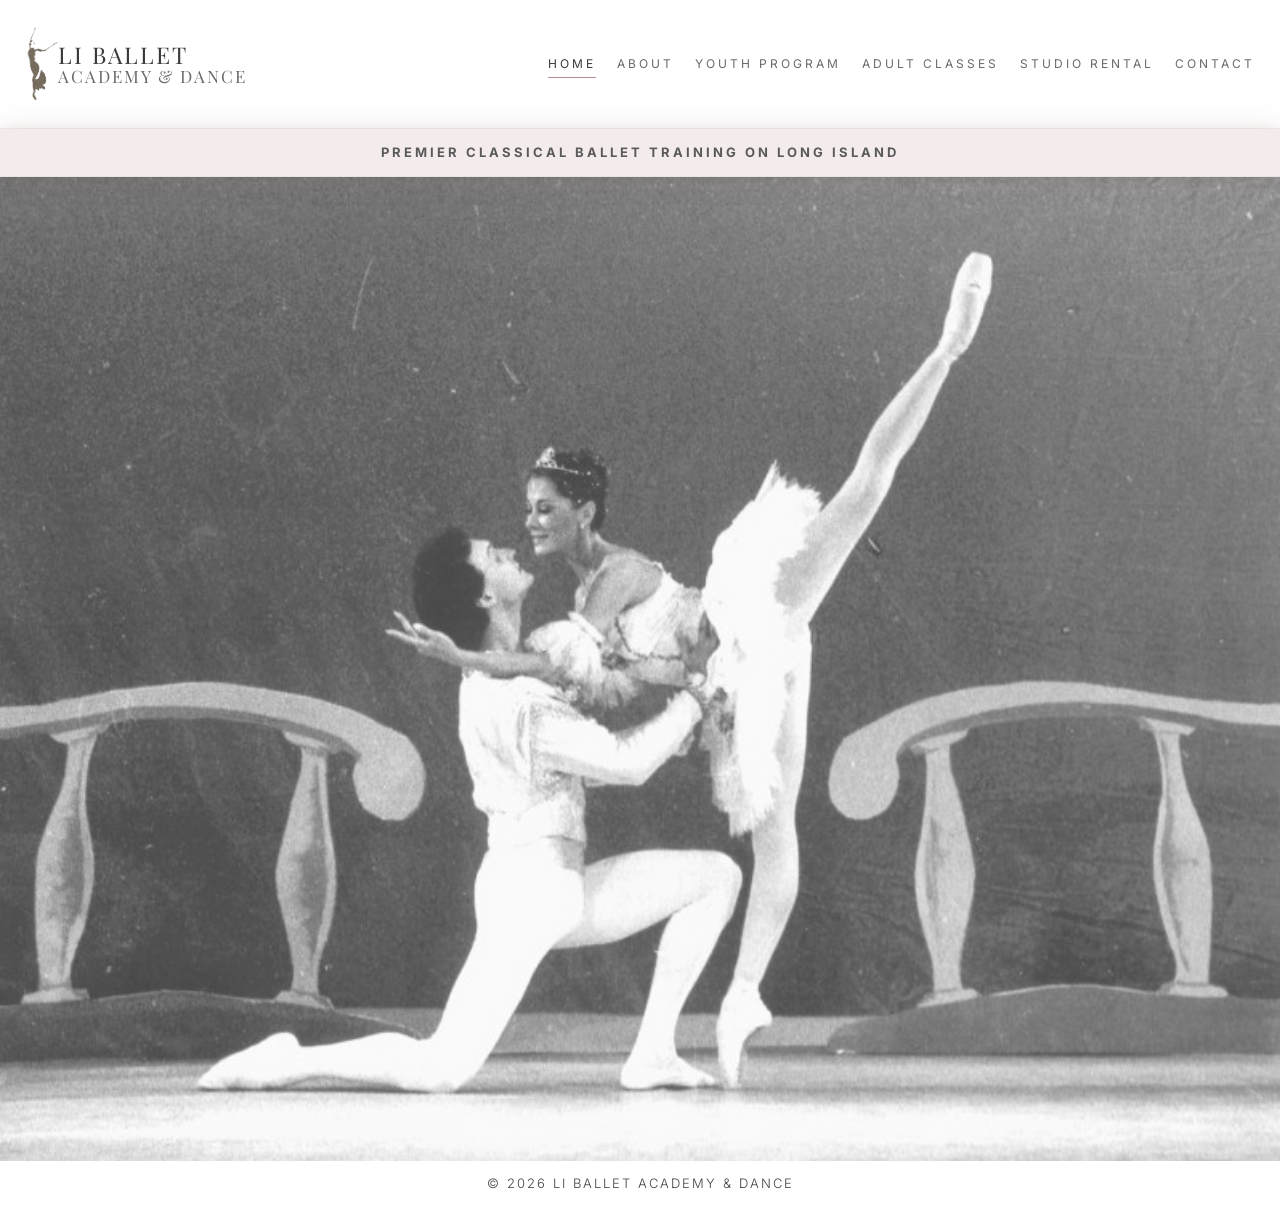
<file: index.html>
<!DOCTYPE html>
<html lang="en">
<head>
  <meta charset="UTF-8">
  <meta name="viewport" content="width=device-width, initial-scale=1.0">
  <title>LI Ballet Academy</title>
  <link rel="stylesheet" href="styles.css">

  <link href="https://fonts.googleapis.com/css2?family=Playfair+Display:wght@400;500&family=Inter:wght@300;400;500&display=swap" rel="stylesheet">
</head>

<body>
 
<header class="main-header">
  <div class="container header-inner">
    
    <div class="header-left">
      <img src="logo2.png" alt="Logo">
      <!-- <span class="site-title">LI Ballet Academy & Dance</span> -->
      <div class="header-left">

      <div class="site-title">
      <span class="line-1">LI Ballet</span>
      <span class="line-2">Academy & Dance</span>
    </div>
</div>
    </div>



    <div class="header-right">
      <a href="index.html" class="active">Home</a>
      <a href="about.html">About</a>
      <a href="classes.html">Youth Program</a>
      <a href="adults.html">Adult Classes</a>
      <a href="rental.html">Studio Rental</a>
      <a href="contact.html">Contact</a>
      
    </div>

  </div>
</header>

<section class="info-bar">
  <p>Premier Classical Ballet Training on Long Island</p>
</section>

<section class="hero-image">
  <img src="Irina.jpg" alt="LI Ballet Academy">
</section>


<footer>
  <p>© 2026 LI Ballet Academy & Dance</p>
</footer>

</body>
</html>
</file>
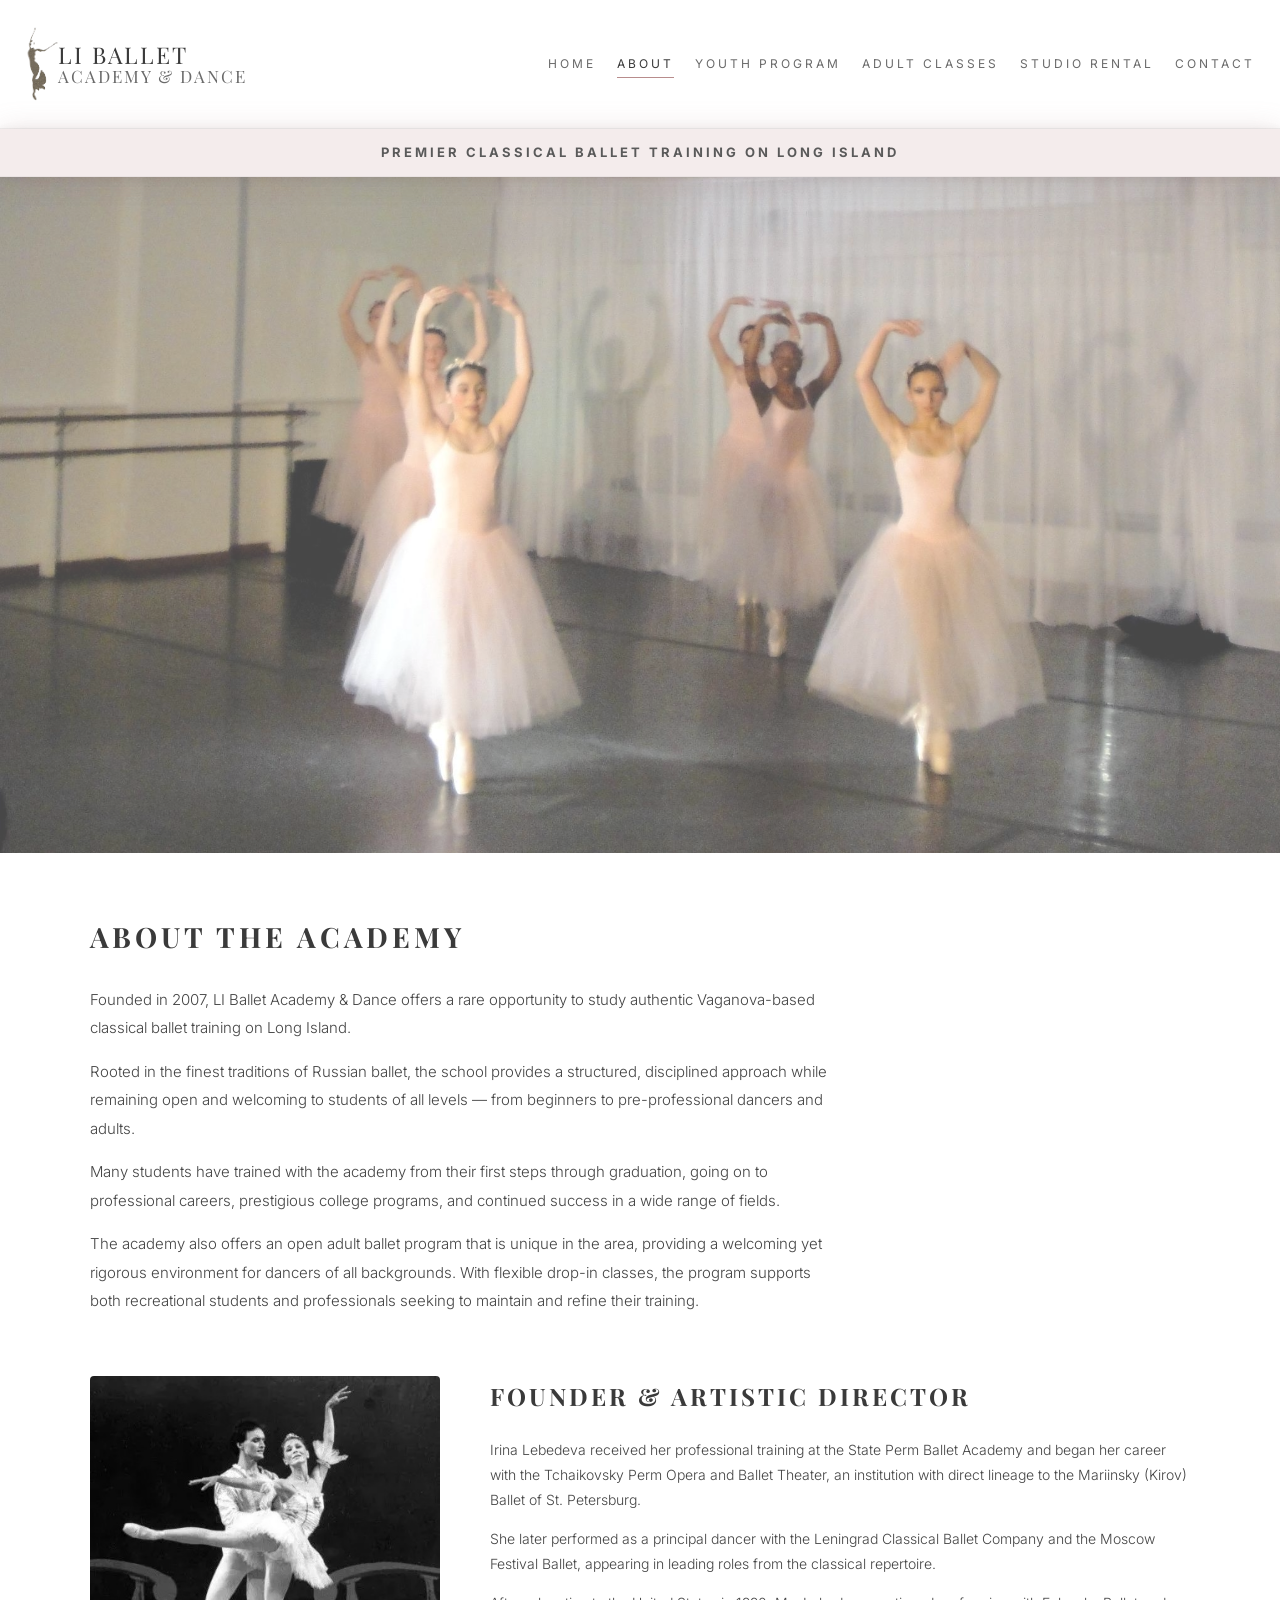
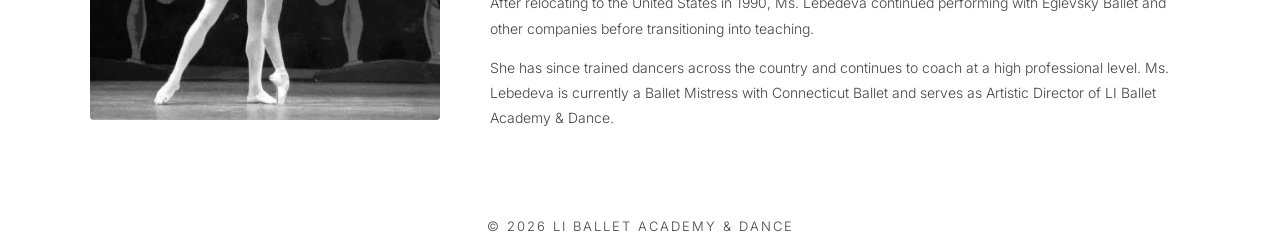
<file: about.html>
<!DOCTYPE html>
<html lang="en">
<head>
  <meta charset="UTF-8">
  <meta name="viewport" content="width=device-width, initial-scale=1.0">
  <title>LI Ballet Academy</title>
  <link rel="stylesheet" href="styles.css">

  <link href="https://fonts.googleapis.com/css2?family=Playfair+Display:wght@400;500&family=Inter:wght@300;400;500&display=swap" rel="stylesheet">
</head>

<body>

<header class="main-header">
  <div class="container header-inner">
    
    <div class="header-left">
      <img src="logo2.png" alt="Logo">
      <!-- <span class="site-title">LI Ballet Academy & Dance</span> -->
      <div class="header-left">

      <div class="site-title">
      <span class="line-1">LI Ballet</span>
      <span class="line-2">Academy & Dance</span>
    </div>
</div>
    </div>

    <div class="header-right">
      <a href="index.html" >Home</a>
      <a href="about.html" class="active">About</a>
      <a href="classes.html">Youth Program</a>
      <a href="adults.html">Adult Classes</a>
      <a href="rental.html">Studio Rental</a>
      <a href="contact.html">Contact</a>
    </div>

  </div>
</header>

<section class="info-bar">
  <p>Premier Classical Ballet Training on Long Island</p>
</section>

<section class="hero-image">
  <img src="students3.jpg" alt="LI Ballet Academy">
</section>


<section class="about-section">
  <div class="container">

    <!-- INTRO -->
    <div class="about-intro">
      <h1>About the Academy</h1>

      <p>
        Founded in 2007, LI Ballet Academy & Dance offers a rare opportunity to study
        authentic Vaganova-based classical ballet training on Long Island.
      </p>

      <p>
        Rooted in the finest traditions of Russian ballet, the school provides a structured,
        disciplined approach while remaining open and welcoming to students of all levels —
        from beginners to pre-professional dancers and adults.
      </p>

      <p>
        Many students have trained with the academy from their first steps through graduation,
        going on to professional careers, prestigious college programs, and continued success
        in a wide range of fields.
      </p>

      <p>
        The academy also offers an open adult ballet program that is unique in the area,
        providing a welcoming yet rigorous environment for dancers of all backgrounds.
        With flexible drop-in classes, the program supports both recreational students
        and professionals seeking to maintain and refine their training.
      </p>


    </div>

   

    <!-- FOUNDER -->
    <div class="about-founder">

      <!-- IMAGE FIRST (your request) -->
      <div class="founder-image">
        <img src="Irina2.jpeg" alt="Irina Lebedeva">
      </div>

      <!-- TEXT -->
      <div class="founder-text">
        <h2>Founder & Artistic Director</h2>

        <p>
          Irina Lebedeva received her professional training at the State Perm Ballet Academy
          and began her career with the Tchaikovsky Perm Opera and Ballet Theater, an institution
          with direct lineage to the Mariinsky (Kirov) Ballet of St. Petersburg.
        </p>

        <p>
          She later performed as a principal dancer with the Leningrad Classical Ballet Company
          and the Moscow Festival Ballet, appearing in leading roles from the classical repertoire.
        </p>

        <p>
          After relocating to the United States in 1990, Ms. Lebedeva continued performing with
          Eglevsky Ballet and other companies before transitioning into teaching.
        </p>

        <p>
          She has since trained dancers across the country and continues to coach at a high
          professional level. Ms. Lebedeva is currently a Ballet Mistress with Connecticut Ballet
          and serves as Artistic Director of LI Ballet Academy & Dance.
        </p>
      </div>

    </div>

  </div>
</section>

<footer>
  <p>© 2026 LI Ballet Academy & Dance</p>
</footer>

</body>
</html>
</file>
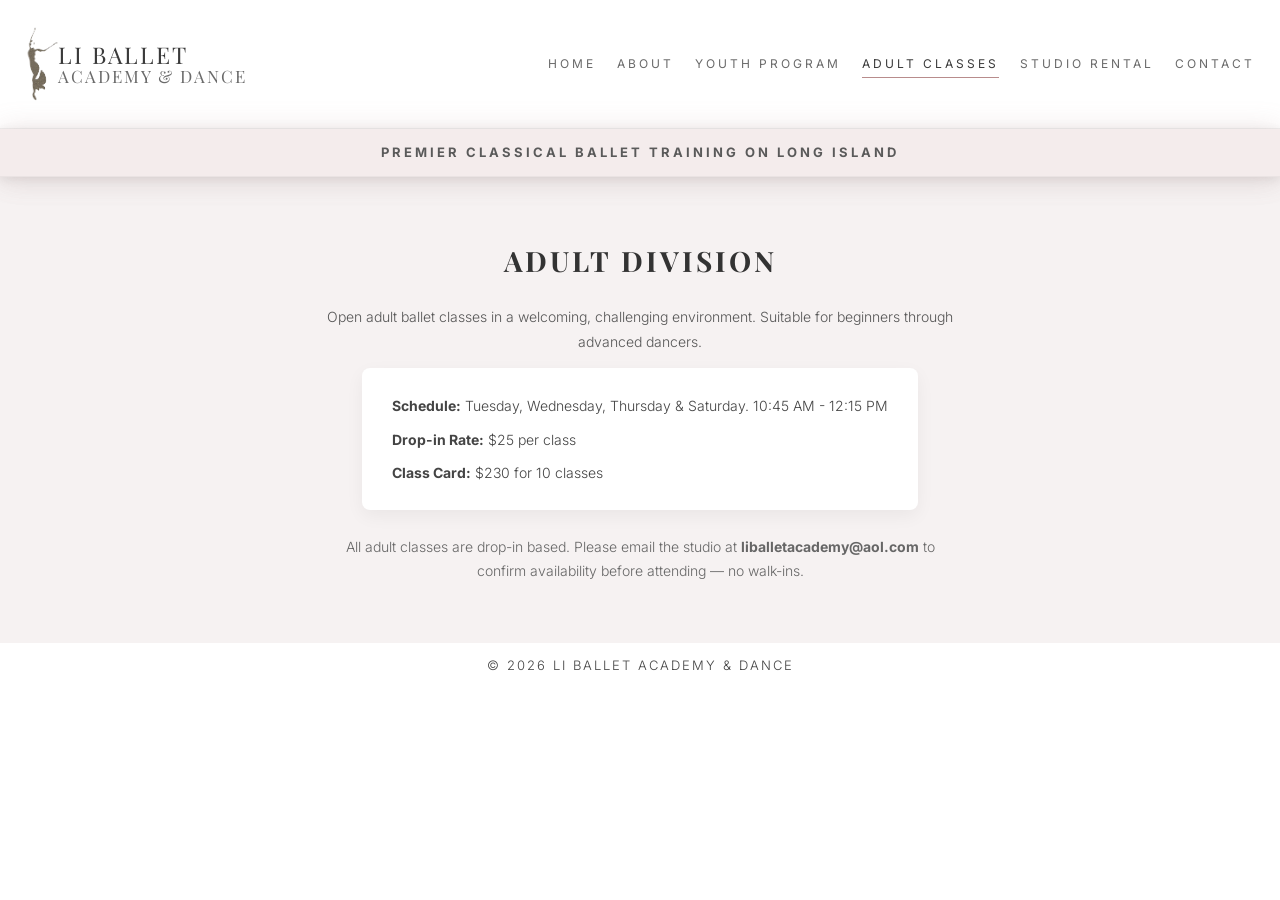
<file: adults.html>
<!DOCTYPE html>
<html lang="en">
<head>
  <meta charset="UTF-8">
  <meta name="viewport" content="width=device-width, initial-scale=1.0">
  <title>LI Ballet Academy</title>
  <link rel="stylesheet" href="styles.css">

  <link href="https://fonts.googleapis.com/css2?family=Playfair+Display:wght@400;500&family=Inter:wght@300;400;500&display=swap" rel="stylesheet">
</head>

<body>

<header class="main-header">
  <div class="container header-inner">
    
    <div class="header-left">
      <img src="logo2.png" alt="Logo">
      <!-- <span class="site-title">LI Ballet Academy & Dance</span> -->
      <div class="header-left">

      <div class="site-title">
      <span class="line-1">LI Ballet</span>
      <span class="line-2">Academy & Dance</span>
    </div>
</div>
    </div>



    <div class="header-right">
      <a href="index.html">Home</a>
      <a href="about.html">About</a>
      <a href="classes.html">Youth Program</a>
      <a href="adults.html" class="active">Adult Classes</a>
      <a href="rental.html">Studio Rental</a>
      <a href="contact.html">Contact</a>
      
    </div>

  </div>
</header>

<section class="info-bar">
  <p>Premier Classical Ballet Training on Long Island</p>
</section>

<!-- <section class="hero-image">
  <img src="Irina.jpg" alt="LI Ballet Academy">
</section> -->

<section class="page-section alt">
  <div class="container">

    <h2 class="section-title">Adult Division</h2>

    <p class="section-intro">
      Open adult ballet classes in a welcoming, challenging environment.
      Suitable for beginners through advanced dancers.
    </p>

    <div class="info-box">
      <p><strong>Schedule:</strong> Tuesday, Wednesday, Thursday & Saturday. 10:45 AM - 12:15 PM</p>
      <p><strong>Drop-in Rate:</strong> $25 per class</p>
      <p><strong>Class Card:</strong> $230 for 10 classes</p>
    </div>

    <p class="note">
      All adult classes are drop-in based. Please email the studio at <b>liballetacademy@aol.com</b> to confirm availability before attending — no walk-ins.
    </p>

  </div>
</section>

<footer>
  <p>© 2026 LI Ballet Academy & Dance</p>
</footer>

</body>
</html>
</file>
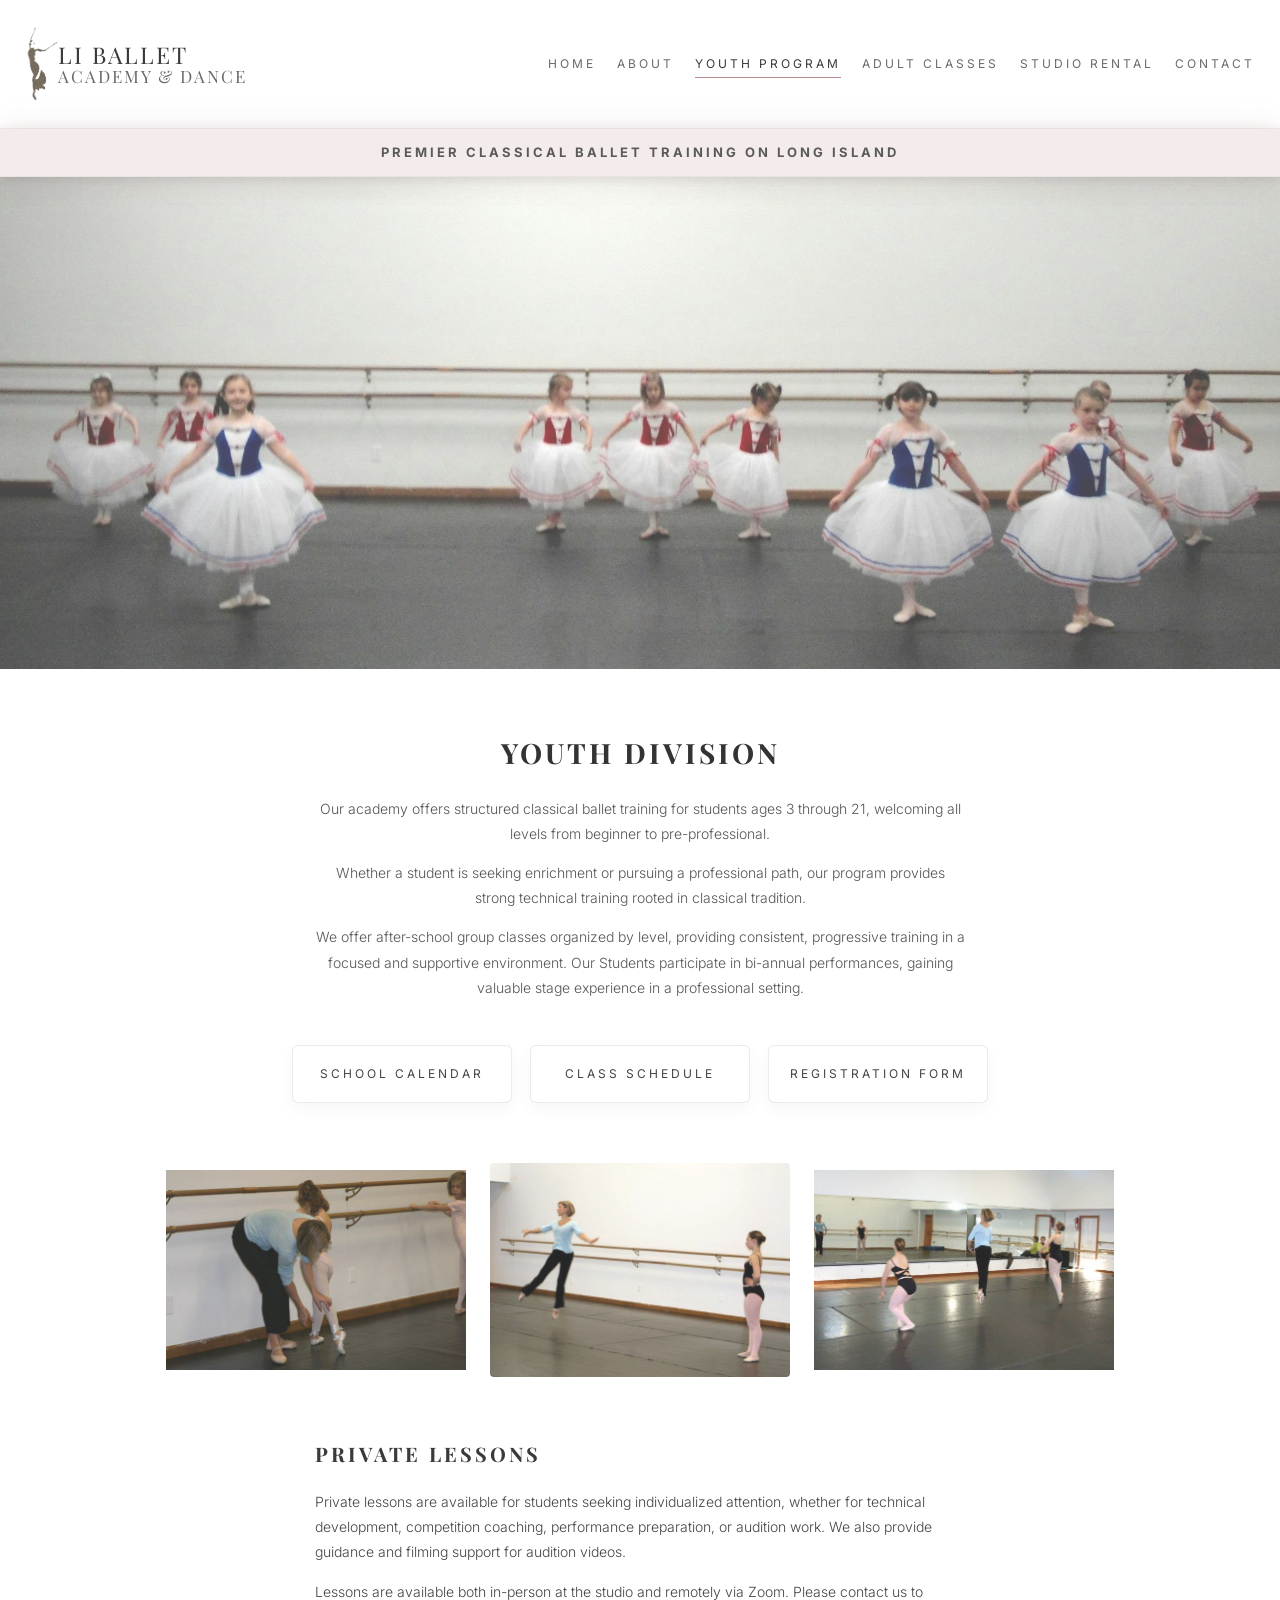
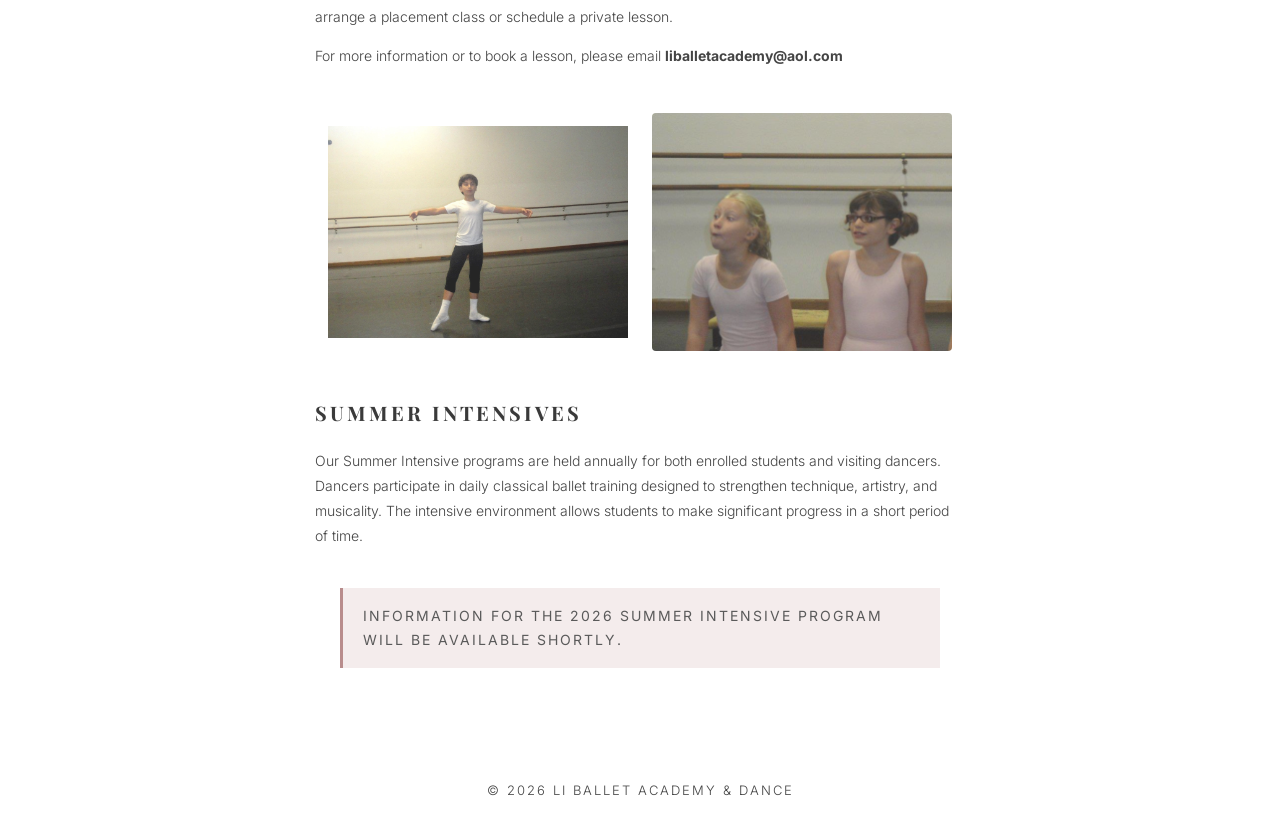
<file: classes.html>
<!DOCTYPE html>
<html lang="en">
<head>
  <meta charset="UTF-8">
  <meta name="viewport" content="width=device-width, initial-scale=1.0">
  <title>LI Ballet Academy</title>
  <link rel="stylesheet" href="styles.css">

  <link href="https://fonts.googleapis.com/css2?family=Playfair+Display:wght@400;500&family=Inter:wght@300;400;500&display=swap" rel="stylesheet">
</head>

<body class="classes-page">

<header class="main-header">
  <div class="container header-inner">
    
    <div class="header-left">
      <img src="logo2.png" alt="Logo">
      <!-- <span class="site-title">LI Ballet Academy & Dance</span> -->
      <div class="header-left">

      <div class="site-title">
      <span class="line-1">LI Ballet</span>
      <span class="line-2">Academy & Dance</span>
    </div>
</div>
    </div>

    <div class="header-right">
      <a href="index.html" >Home</a>
      <a href="about.html">About</a>
      <a href="classes.html" class="active">Youth Program</a>
      <a href="adults.html">Adult Classes</a>
      <a href="rental.html">Studio Rental</a>
      <a href="contact.html">Contact</a>
    </div>

  </div>
</header>

<section class="info-bar">
  <p>Premier Classical Ballet Training on Long Island</p>
</section>

<section class="hero-image">
  <img src="kidsclass.jpg" alt="LI Ballet Academy">
</section>

<section class="page-section">
  <div class="container">

    <h2 class="section-title">Youth Division</h2>

    <p class="section-intro">
      Our academy offers structured classical ballet training for students ages 3 through 21,
      welcoming all levels from beginner to pre-professional.
    </p>

    <p class="section-text">
      Whether a student is seeking enrichment or pursuing a professional path, our program
      provides strong technical training rooted in classical tradition.
    </p>

    <p class="section-text">
      We offer after-school group classes organized by level, providing consistent,
      progressive training in a focused and supportive environment. Our Students participate in bi-annual performances, gaining valuable stage experience
      in a professional setting.
    </p>

    <!-- DOWNLOADS -->
    <div class="download-grid">
      <a href="#" class="download-card">School Calendar</a>
      <a href="SCHEDULE.pdf" target="_blank" rel="noopener"class="download-card">Class Schedule</a>
      <a href="#" class="download-card">Registration Form</a>
    </div>

    
       
    <div class="academy-images">
      <img src="teaching.jpg" alt="">
      <img src="teaching2.jpg" alt="">
      <img src="teaching3.jpg" alt="">
    </div> 


    <!-- PRIVATE LESSONS -->
    <div class="private-section">

      <h3 class="sub-title">Private Lessons</h3>

      <p>
        Private lessons are available for students seeking individualized attention,
        whether for technical development, competition coaching, performance preparation,
        or audition work. We also provide guidance and filming support for audition videos. 
      </p>

      <p>
        Lessons are available both in-person at the studio and remotely via Zoom. Please contact us
        to arrange a placement class or schedule a private lesson.
      </p>

      <p>
        For more information or to book a lesson, please email <b>liballetacademy@aol.com</b>
      </p>
  

    <div class="academy-images">
      <img src="boy.jpg" alt="">
      <img src="kids.jpg" alt="">
    </div> 

    <!-- SUMMER -->
    <h3 class="sub-title">Summer Intensives</h3>
    <p>
    Our Summer Intensive programs are held annually for both enrolled students and visiting dancers. Dancers participate in daily classical ballet training designed to strengthen technique, artistry, and musicality. The intensive environment allows students to make significant progress in a short period of time.
    </p>
     
    <div class="announcement-box">
      Information for the 2026 Summer Intensive Program will be available shortly.
    </div>

  </div>
</section>




<footer>
  <p>© 2026 LI Ballet Academy & Dance</p>
</footer>

</body>
</html>
</file>
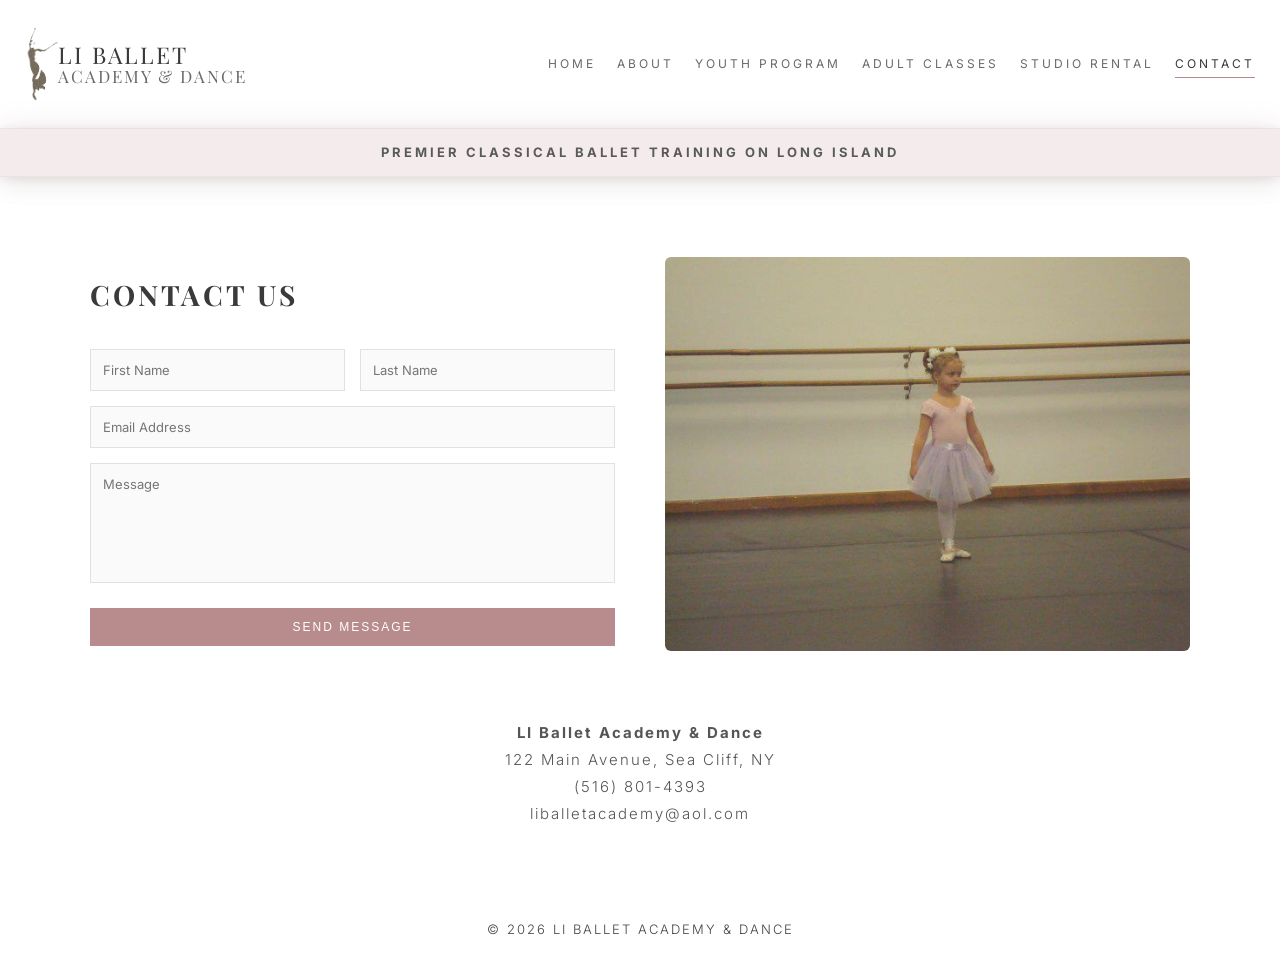
<file: contact.html>
<!DOCTYPE html>
<html lang="en">
<head>
  <meta charset="UTF-8">
  <meta name="viewport" content="width=device-width, initial-scale=1.0">
  <title>LI Ballet Academy</title>
  <link rel="stylesheet" href="styles.css">

  <link href="https://fonts.googleapis.com/css2?family=Playfair+Display:wght@400;500&family=Inter:wght@300;400;500&display=swap" rel="stylesheet">
</head>

<body>

<header class="main-header">
  <div class="container header-inner">
    
    <div class="header-left">
      <img src="logo2.png" alt="Logo">
      <!-- <span class="site-title">LI Ballet Academy & Dance</span> -->
      <div class="header-left">

      <div class="site-title">
      <span class="line-1">LI Ballet</span>
      <span class="line-2">Academy & Dance</span>
    </div>
</div>
    </div>

    <div class="header-right">
      <a href="index.html" >Home</a>
      <a href="about.html">About</a>
      <a href="classes.html">Youth Program</a>
      <a href="adults.html">Adult Classes</a>
      <a href="rental.html">Studio Rental</a>
      <a href="contact.html" class="active">Contact</a>
    </div>

  </div>
</header>

<section class="info-bar">
  <p>Premier Classical Ballet Training on Long Island</p>
</section>

<section class="contact-section">

  <div class="contact-container">

    <!-- LEFT SIDE (FORM) -->
    <div class="contact-form">
      <h2>Contact Us</h2>

      <form>
        <div class="form-row">
          <input type="text" placeholder="First Name">
          <input type="text" placeholder="Last Name">
        </div>

        <input type="email" placeholder="Email Address">

        <textarea placeholder="Message"></textarea>

        <button type="submit">Send Message</button>
      </form>
    </div>

    <!-- RIGHT SIDE (IMAGE) -->
    <div class="contact-image">
      <img src="Student.jpg" alt="Studio">
    </div>

  </div>

  <!-- SCHOOL INFO -->
  <div class="contact-info">
    <p><strong>LI Ballet Academy & Dance</strong></p>
    <p>122 Main Avenue, Sea Cliff, NY</p>
    <p>(516) 801-4393</p>
    <p>liballetacademy@aol.com</p>
  </div>

</section>

<footer>
  <p>© 2026 LI Ballet Academy & Dance</p>
</footer>

</body>
</html>
</file>
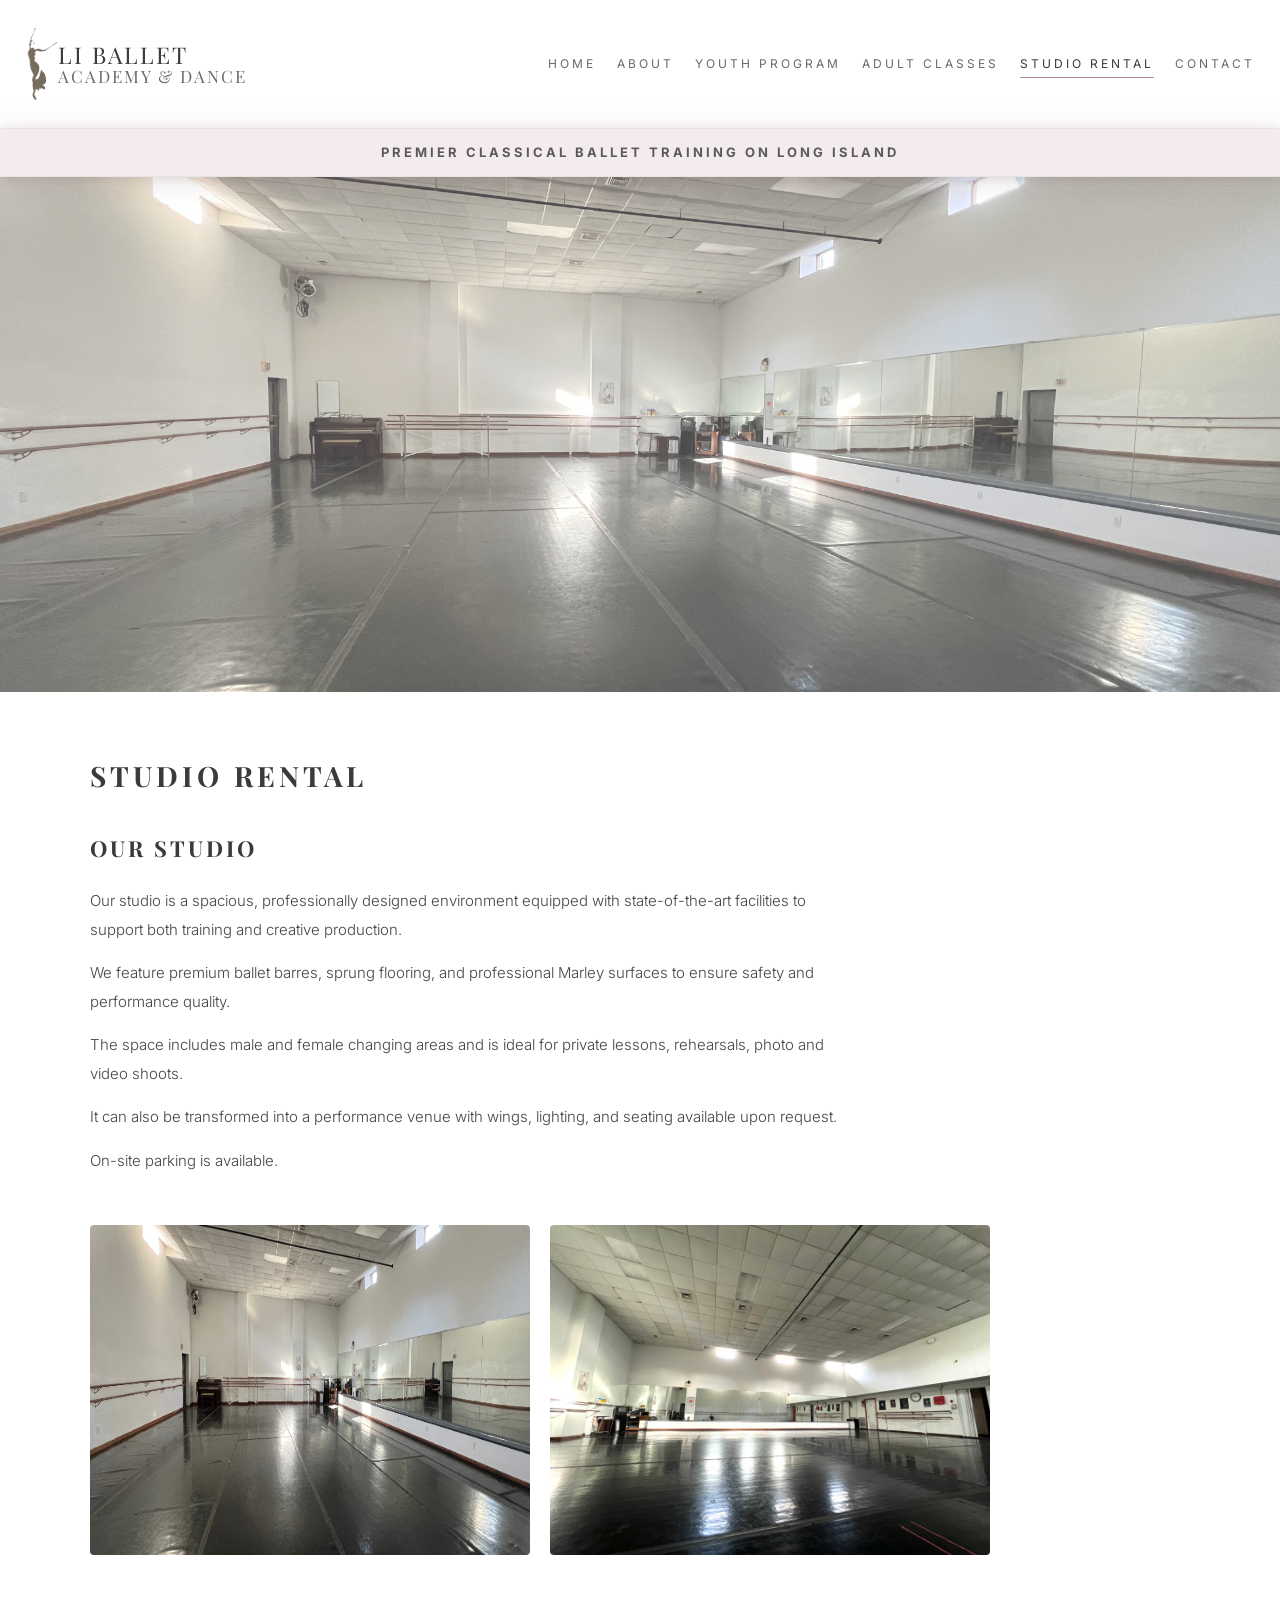
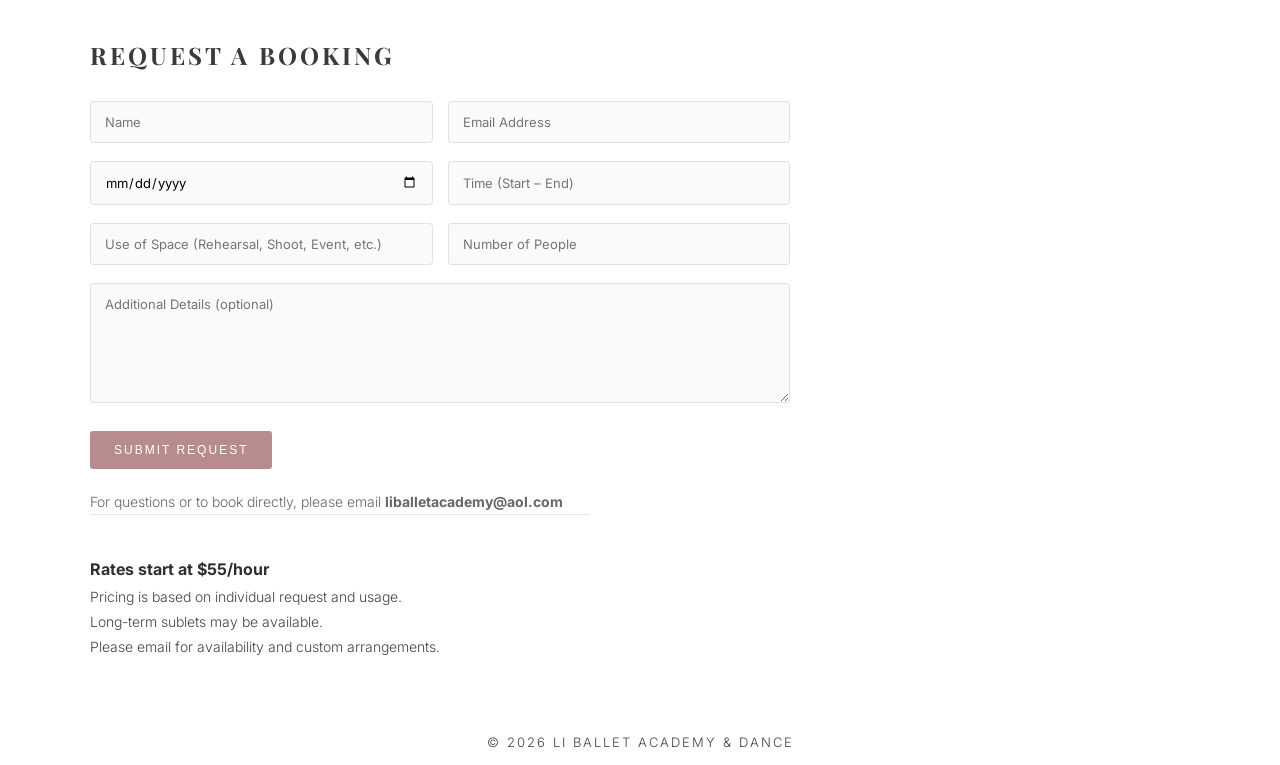
<file: rental.html>
<!DOCTYPE html>
<html lang="en">
<head>
  <meta charset="UTF-8">
  <meta name="viewport" content="width=device-width, initial-scale=1.0">
  <title>LI Ballet Academy</title>
  <link rel="stylesheet" href="styles.css">

  <link href="https://fonts.googleapis.com/css2?family=Playfair+Display:wght@400;500&family=Inter:wght@300;400;500&display=swap" rel="stylesheet">
</head>

<body class="rental-page">

<header class="main-header">
  <div class="container header-inner">
    
    <div class="header-left">
      <img src="logo2.png" alt="Logo">
      <!-- <span class="site-title">LI Ballet Academy & Dance</span> -->
      <div class="header-left">

      <div class="site-title">
      <span class="line-1">LI Ballet</span>
      <span class="line-2">Academy & Dance</span>
    </div>
</div>
    </div>

    <div class="header-right">
      <a href="index.html" >Home</a>
      <a href="about.html">About</a>
      <a href="classes.html">Youth Program</a>
      <a href="adults.html">Adult Classes</a>
      <a href="rental.html" class="active">Studio Rental</a>
      <a href="contact.html">Contact</a>
    </div>

  </div>
</header>

<section class="info-bar">
  <p>Premier Classical Ballet Training on Long Island</p>
</section>

<section class="hero-image">
  <img src="studio.jpg" alt="LI Ballet Academy">
</section>

<section class="rental-section">

  <div class="container">

    <h1 class="rental-title">Studio Rental</h1>

    <div class="rental-text">
      <h2>Our Studio</h2>

      <p>
        Our studio is a spacious, professionally designed environment equipped with
        state-of-the-art facilities to support both training and creative production.
      </p>

      <p>
        We feature premium ballet barres, sprung flooring, and professional Marley
        surfaces to ensure safety and performance quality.
      </p>

      <p>
        The space includes male and female changing areas and is ideal for private
        lessons, rehearsals, photo and video shoots.
      </p>

      <p>
        It can also be transformed into a performance venue with wings, lighting,
        and seating available upon request.
      </p>

      <p>
        On-site parking is available.
      </p>
    </div>

    <!-- IMAGES -->
    <div class="rental-images">
      <img src="studio.jpg" alt="">
      <img src="studio2.jpg" alt="">
    </div>

    <!-- BOOKING FORM -->
<div class="rental-form">

  <h2>Request a Booking</h2>

  <form>
    
    <div class="form-row">
      <input type="text" placeholder="Name" required>
      <input type="email" placeholder="Email Address" required>
    </div>

    <div class="form-row">
      <input type="date" required>
      <input type="text" placeholder="Time (Start – End)" required>
    </div>

    <div class="form-row">
      <input type="text" placeholder="Use of Space (Rehearsal, Shoot, Event, etc.)" required>
      <input type="number" placeholder="Number of People" required>
    </div>

    <textarea placeholder="Additional Details (optional)"></textarea>

    <button type="submit">Submit Request</button>

  </form>

  <p class="form-note">
    For questions or to book directly, please email 
    <strong>liballetacademy@aol.com</strong>
  </p>

</div>

    <!-- PRICING -->
    <div class="rental-pricing">
      <p><strong>Rates start at $55/hour</strong></p>
      <p>Pricing is based on individual request and usage.</p>
      <p>Long-term sublets may be available.</p>
      <p>Please email for availability and custom arrangements.</p>
    </div>

  </div>

</section>

<footer>
  <p>© 2026 LI Ballet Academy & Dance</p>
</footer>

</body>
</html>
</file>
<file: styles.css>
/* RESET */
* {
  margin: 0;
  padding: 0;
  box-sizing: border-box;
}

/* BASE */
body {
  font-family: 'Inter', sans-serif;
  background: #ffffff;
  color: #111;
  line-height: 1.7;
}

/* CONTAINER */
.container {
  max-width: 1100px;
  margin: 0 auto;
  padding: 0 0px;
}

/* ================= HEADER ================= */

.main-header {
  width: 100%;
  background: #ffffff;

  border-bottom: 1px solid rgba(0,0,0,0.05);

  box-shadow:
    0 2px 6px rgba(0,0,0,0.03),
    0 8px 20px rgba(0,0,0,0.04);
}

.main-header .container {
  max-width: 100%;
  margin: 0;
}


.header-inner {
  display: flex;
  align-items: center;
  justify-content: space-between;

  /* padding: 16px 16px; */
  padding: 25px 25px;
}

/* LEFT SIDE (logo + title) */
.header-left {
  display: flex;
  align-items: center;
  gap: 0px;
}

.header-left img {
  height: 100px;
  width: auto;
  display: block;
}

.site-title {
  font-family: 'Playfair Display', serif;
  font-size: 24px;
  letter-spacing: 2px;
  text-transform: uppercase;
  color: #3a3a3a;
}

/* RIGHT SIDE (nav links) */
.header-right {
  display: flex;
  gap: 10px;
}

.header-right a {
  text-decoration: none;
  color: #6a6a6a;

  font-size: 12px;
  letter-spacing: 3px;
  text-transform: uppercase;

  position: relative;
  transition: color 0.25s ease;
}

/* underline effect */
.header-right a::after {
  content: "";
  position: absolute;
  left: 0;
  bottom: -4px;

  width: 0%;
  height: 1px;
  background: #b88c8c;

  transition: width 0.3s ease;
}

.header-right a:hover {
  color: #3a3a3a;
}

.header-right a:hover::after {
  width: 100%;
}

.header-right a.active {
  color: #3a3a3a;
}

.header-right a.active::after {
  width: 100%;
}

/* HEADER LEFT (logo + text) */
.header-left {
  display: flex;
  align-items: center;
  gap: 0px;
}

/* LOGO IMAGE */
.header-left img {
  height: 78px;   /* skinny + elegant */
  width: 33px;
  display: block;

  opacity: 0.9;   /* softens it */
  transition: opacity 0.3s ease, transform 0.3s ease;
}

/* subtle hover polish */
.header-left img:hover {
  opacity: 1;
  transform: scale(1.03);
}

/* TITLE
.site-title {
  font-family: 'Playfair Display', serif;
  font-size: 20px;
  letter-spacing: 2px;
  text-transform: uppercase;
  color: #3a3a3a;
} */

/* TITLE WRAPPER */
.site-title {
  display: flex;
  flex-direction: column;
  line-height: 1.1;
}

/* TOP LINE */
.site-title .line-1 {
  font-family: 'Playfair Display', serif;
  font-size: 23px;
  letter-spacing: 2px;
  text-transform: uppercase;
  color: #3a3a3a;
}

/* BOTTOM LINE */
.site-title .line-2 {
  font-family: 'Playfair Display', serif;
  font-size: 17px;
  letter-spacing: 2px;
  text-transform: uppercase;
  color: #6a6a6a;
}
/* ================= INFO BAR ================= */

/* .info-bar {
  width: 100%;
  background: #f4ecec;
  text-align: center;
  padding: 15px 25px;

  border-bottom: 1px solid rgba(0,0,0,0.04);
} */


/* .info-bar {
  width: 100%;
  background: #f4ecec;
  text-align: center;
  padding: 10px 20px;

  border-bottom: 1px solid rgba(0,0,0,0.04);

  box-shadow:
    0 2px 8px rgba(0,0,0,0.06),
    0 0 18px rgba(184, 140, 140, 0.15);

  position: relative;
  z-index: 10;
} */

.info-bar {
  width: 100%;
  background: #f4ecec;
  text-align: center;
  padding: 12px 20px;

  border-bottom: 1px solid rgba(0,0,0,0.04);

  /* enhanced glow + lift */
  box-shadow:
    0 2px 10px rgba(0,0,0,0.07),
    0 0 28px rgba(184, 140, 140, 0.22),
    0 10px 30px rgba(0,0,0,0.04);

  position: relative;
  z-index: 10;
}



.info-bar p {
  font-size: 13px;
  letter-spacing: 3px;
  text-transform: uppercase;
  color: #5a5a5a;
  font-weight: bolder;
}

/* ================= NAV ================= */

.main-nav {
  width: 100%;
  background: #ffffff;

  margin-top: -5px;
  border-top: 1px solid rgba(0,0,0,0.03);

  box-shadow:
    0 2px 6px rgba(0,0,0,0.03),
    0 12px 30px rgba(0,0,0,0.05);
}

/* NAV ROW */
.header-right {
  display: flex;
  justify-content: center;
  gap: 21px;
}
  /* display: flex;
  justify-content: center;
  gap: 50px;
  padding: 16px 16px;
} */


/* NAV LINKS
.nav-inner a {
  position: relative;
  text-decoration: none;
  color: #6a6a6a;

  font-size: 13px;
  letter-spacing: 3px;
  text-transform: uppercase;

  transition: color 0.25s ease;
} */

/* underline */
.nav-inner a::after {
  content: "";
  position: absolute;
  left: 0;
  bottom: -4px;

  width: 0%;
  height: 1px;
  background: #b88c8c;

  transition: width 0.3s ease;
}

.nav-inner a:hover {
  color: #2f2f2f;
}

.nav-inner a:hover::after {
  width: 100%;
}

.nav-inner a.active {
  color: #000;
}

.nav-inner a.active::after {
  width: 100%;
}

/* ================= HERO ================= */

.hero-image {
  width: 100%;
  position: relative; /* ✅ FIX: required for overlays */
  background-color: #f4ecec;
}

.hero-image img {
  width: 100%;
  height: auto;
  display: block;
}

/* 🚨 FIXED OVERLAY (no more half-dark bug) */
/* If you don't want overlay, you can delete this block safely */
.hero-image::after {
  content: "";
  position: absolute;
  top: 0;
  left: 0;
  width: 100%;
  height: 100%;

  background: rgba(255, 255, 255, 0.28); /* subtle only */
  pointer-events: none;
}

/* ================= SECTIONS ================= */

.section {
  max-width: 900px;
  margin: 0 auto;
  padding: 80px 20px;
  text-align: center;
}

.section:nth-of-type(even) {
  background: #f2eeee;
}

.section h2 {
  font-family: 'Playfair Display', serif;
  font-size: 32px;
  margin-bottom: 20px;
}

.section p {
  max-width: 600px;
  margin: 0 auto;
}

/* ================= CARDS ================= */

.cards {
  display: flex;
  justify-content: center;
  flex-wrap: wrap;
  gap: 25px;
  margin-top: 30px;
}

.card {
  width: 230px;
  padding: 30px;
  background: #fff;
  border-radius: 10px;

  text-decoration: none;
  color: #2f2f2f;

  box-shadow: 0 6px 18px rgba(0,0,0,0.05);
  transition: 0.25s ease;
}

.card:hover {
  transform: translateY(-5px);
}

/* ================= ABOUT HERO ================= */

.about-hero img {
  width: 100%;
  height: auto;
  display: block;
}

/* ================= ABOUT SECTION ================= */

.about-section {
  padding: 80px 20px;
}

/* INTRO TEXT */
.about-intro {
  max-width: 750px;
  margin-bottom: 40px;
}

.about-intro h1 {
  font-family: 'Playfair Display', serif;
  font-size: 28px;
  letter-spacing: 4px;
  text-transform: uppercase;
  margin-bottom: 25px;
  color: #3a3a3a;
}

.about-intro p {
  font-size: 15px;
  line-height: 1.9;
  margin-bottom: 15px;
  color: #444;
}

/* ================= BREAK IMAGE ================= */

.about-break-image {
  margin: 40px 0;
}


  /* ================= ABOUT HERO ================= */

.about-hero img {
  width: 100%;
  height: auto;
  display: block;
}

/* ================= ABOUT SECTION ================= */

.about-section {
  padding: 60px 20px;
}

/* INTRO TEXT */
.about-intro {
  max-width: 750px;
  margin-bottom: 40px;
}

.about-intro h1 {
  font-family: 'Playfair Display', serif;
  font-size: 28px;
  letter-spacing: 4px;
  text-transform: uppercase;
  margin-bottom: 25px;
  color: #3a3a3a;
}

.about-intro p {
  font-size: 15px;
  line-height: 1.9;
  margin-bottom: 15px;
  color: #444;
}

/* ================= BREAK IMAGE ================= */

.about-break-image {
  margin: 60px 0;
}

.about-break-image img {
  width: 100%;
  max-width: 700px; /* keeps it elegant */
  display: block;
  margin: 0 auto;
  border-radius: 4px;
  transition: opacity 0.3s ease;
}

/* hover softness */
.about-break-image img:hover {
  opacity: 0.9;
}

/* ================= FOUNDER ================= */

.about-founder {
  display: flex;
  gap: 50px;
  align-items: flex-start;
  margin-top: 60px;
  flex-wrap: wrap;
}

/* IMAGE */
.founder-image {
  width: 350px;
  flex-shrink: 0;
}

.founder-image img {
  width: 100%;
  display: block;
  border-radius: 4px;
  transition: opacity 0.3s ease;
}

.founder-image img:hover {
  opacity: 0.9;
}

/* TEXT */
.founder-text {
  flex: 1;
  min-width: 260px;
}

.founder-text h2 {
  font-family: 'Playfair Display', serif;
  font-size: 24px;
  letter-spacing: 3px;
  text-transform: uppercase;
  margin-bottom: 20px;
  color: #3a3a3a;
}

.founder-text p {
  font-size: 14px;
  line-height: 1.8;
  margin-bottom: 14px;
  color: #444;
}

/* ================= CLASSES PAGE ================= */

.page-section {
  padding: 60px 0;

  text-align: center;
}

.page-section.alt {
  background: #f6f2f2;
}

/* TITLE */
.section-title {
  font-family: 'Playfair Display', serif;
  font-size: 28px;
  letter-spacing: 3px;
  text-transform: uppercase;
  margin-bottom: 19px;
  color: #333;
  text-align: center;
}

/* INTRO TEXT */
.section-intro {
  max-width: 650px;
  margin: 0 auto 14px auto;
  font-size: 14px;
  line-height: 1.8;
  color: #555;
}

.download-grid {
  display: flex;
  justify-content: center;
  flex-wrap: wrap;
  gap: 18px;
  margin: 35px 0 50px 0;
  padding: 10px;
}

/* BUTTON STYLE */
.download-card {
  display: inline-block;
  width: 220px;

  padding: 18px 20px;
  text-align: center;

  background: #ffffff;
  border: 1px solid rgba(0,0,0,0.08);
  border-radius: 6px;

  text-decoration: none;

  font-family: 'Inter', sans-serif;
  font-size: 12px;
  letter-spacing: 3px;
  text-transform: uppercase;

  color: #444;

  box-shadow: 0 6px 18px rgba(0,0,0,0.04);

  transition: all 0.25s ease;
}

/* HOVER EFFECT (elegant lift) */
.download-card:hover {
  transform: translateY(-5px);
  border-color: rgba(184, 140, 140, 0.5);
  box-shadow: 0 10px 24px rgba(0,0,0,0.08);
  color: #2f2f2f;
}

/* optional subtle click feel */
.download-card:active {
  transform: translateY(-2px);
}

/* ================= INFO BOX ================= */

.info-box {
  display: inline-block;
  background: #ffffff;
  padding: 25px 30px;
  border-radius: 8px;

  box-shadow: 0 6px 18px rgba(0,0,0,0.05);

  margin-bottom: 25px;
  text-align: left;
}

.info-box p {
  font-size: 14px;
  margin-bottom: 8px;
  color: #444;
}

.info-box p:last-child {
  margin-bottom: 0;
}

/* ================= NOTE ================= */

.note {
  font-size: 14px;
  color: #666;
  max-width: 600px;
  margin: 0 auto;
  line-height: 1.7;
}

/* added */

/* ADDITIONAL TEXT UNDER INTRO */
.section-text {
  max-width: 650px;
  margin: 0 auto 14px auto;
  font-size: 14px;
  line-height: 1.8;
  color: #555;
}

/* ================= ACADEMY IMAGES ================= */

/* ================= ACADEMY IMAGES ================= */

.academy-images {
  display: flex;
  gap: 24px;
  margin: 45px 0;
  justify-content: center;
  flex-wrap: wrap;
}

.academy-images img {
  width: 300px;          /* BIGGER */
  max-width: 100%;
  height: auto;          /* ✅ no cropping */
  object-fit: contain;   /* shows full image */

  border-radius: 4px;

  opacity: 0.85;
  transition: all 0.3s ease;
}

.academy-images img:hover {
  opacity: 0.95;
  transform: translateY(-3px);
}

/* ================= PRIVATE LESSONS ================= */

.private-section {
  max-width: 650px;
  margin: 60px auto 20px auto;
  text-align: left;
}

.sub-title {
  font-family: 'Playfair Display', serif;
  font-size: 20px;
  letter-spacing: 3px;
  text-transform: uppercase;
  margin-bottom: 18px;
  color: #3a3a3a;
}

.private-section p {
  font-size: 14px;
  line-height: 1.8;
  margin-bottom: 14px;
  color: #444;
}
/* ================= SINGLE ACADEMY IMAGE ================= */

/* .academy-image-single {
  max-width: 500px;
  margin: 50px auto;
}

.academy-image-single img {
  width: 100%;
  height: auto;
  display: block;

  border-radius: 4px;

  opacity: 0.85; /* softens quality 
  transition: all 0.3s ease;
}

/* subtle hover polish 
.academy-image-single img:hover {
  opacity: 0.75;
  transform: scale(1.01);
} */
/* .academy-images {
  display: flex;
  gap: 18px;
  margin: 40px 0;
  flex-wrap: wrap;
  justify-content: center;
}

.academy-images img {
  width: 240px;
  height: 260px;
  object-fit: cover;

  border-radius: 4px;

  opacity: 0.75; /* key for lower quality images 
  transition: all 0.3s ease;
}

/* hover polish 
.academy-images img:hover {
  opacity: 0.95;
  transform: translateY(-3px);
} */



/* ================= ANNOUNCEMENT ================= */

.announcement-box {
  margin: 40px auto;
  padding: 16px 20px;
  max-width: 600px;

  background: #f4ecec;
  border-left: 3px solid #b88c8c;

  font-size: 14px;
  letter-spacing: 2px;
  text-transform: uppercase;
  color: #5a5a5a;
}
/* ================= STUDIO RENTAL ================= */

.rental-section {
  padding: 60px 20px;
}

/* TITLE */
.rental-title {
  font-family: 'Playfair Display', serif;
  font-size: 28px;
  letter-spacing: 4px;
  text-transform: uppercase;
  margin-bottom: 30px;
  color: #3a3a3a;
}

/* TEXT */
.rental-text {
  max-width: 750px;
  margin-bottom: 50px;
}

.rental-text h2 {
  font-family: 'Playfair Display', serif;
  font-size: 22px;
  letter-spacing: 3px;
  text-transform: uppercase;
  margin-bottom: 20px;
  color: #3a3a3a;
}

.rental-text p {
  font-size: 15px;
  line-height: 1.9;
  margin-bottom: 15px;
  color: #444;
}

/* IMAGES */
.rental-images {
  display: flex;
  gap: 20px;
  margin-bottom: 50px;
}

.rental-images img {
  width: 40%;
  display: block;
  border-radius: 4px;
}

.rental-images img:hover {
  opacity: 0.85;
}

/* PRICING */
.rental-pricing {
  max-width: 500px;
  padding-top: 40px;
  border-top: 1px solid rgba(0,0,0,0.1);
}

.rental-pricing p {
  font-size: 14px;
  line-height: 1.8;
  color: #444;
}

.rental-pricing strong {
  font-size: 16px;
  color: #2f2f2f;
}

/* ================= RENTAL FORM ================= */

.rental-form {
  margin-top: 80px;
  max-width: 700px;
}

/* TITLE */
.rental-form h2 {
  font-family: 'Playfair Display', serif;
  font-size: 24px;
  letter-spacing: 3px;
  text-transform: uppercase;
  margin-bottom: 25px;
  color: #3a3a3a;
}

/* FORM LAYOUT */
.rental-form form {
  display: flex;
  flex-direction: column;
  gap: 18px;
}

/* ROWS */
.form-row {
  display: flex;
  gap: 16px;
}

.form-row input {
  flex: 1;
}

/* INPUTS */
.rental-form input,
.rental-form textarea {
  width: 100%;
  padding: 12px 14px;

  border: 1px solid rgba(0,0,0,0.1);
  border-radius: 4px;

  font-family: 'Inter', sans-serif;
  font-size: 13px;

  transition: all 0.25s ease;
}

/* TEXTAREA */
.rental-form textarea {
  min-height: 120px;
  resize: vertical;
}

/* FOCUS EFFECT */
.rental-form input:focus,
.rental-form textarea:focus {
  outline: none;
  border-color: #b88c8c;
  box-shadow: 0 0 0 2px rgba(184,140,140,0.15);
}

/* BUTTON */
.rental-form button {
  align-self: flex-start;

  padding: 12px 24px;
  border: none;
  border-radius: 3px;

  background: #b88c8c;
  color: white;

  font-size: 12px;
  letter-spacing: 2px;
  text-transform: uppercase;

  cursor: pointer;
  transition: all 0.25s ease;
}

.rental-form button:hover {
  background: #a37474;
}

/* NOTE */
.form-note {
  margin-top: 20px;
  margin-bottom: 0px;
  padding-bottom: 0px;
  font-size: 14px;
  color: #666;
}


/* ================= CONTACT SECTION ================= */

.contact-section {
  padding: 80px 20px;
  background: #ffffff;
}

/* LAYOUT */
.contact-container {
  max-width: 1100px;
  margin: 0 auto;

  display: flex;
  gap: 50px;
  align-items: center;
  justify-content: space-between;
}

/* FORM SIDE */
.contact-form {
  flex: 1;
}

.contact-form h2 {
  font-family: 'Playfair Display', serif;
  font-size: 28px;
  letter-spacing: 3px;
  text-transform: uppercase;
  margin-bottom: 30px;
  color: #3a3a3a;
}

/* FORM INPUTS */
form {
  display: flex;
  flex-direction: column;
  gap: 15px;
}

.form-row {
  display: flex;
  gap: 15px;
}

input,
textarea {
  width: 100%;
  padding: 12px;

  border: 1px solid rgba(0,0,0,0.1);
  background: #fafafa;

  font-family: 'Inter', sans-serif;
  font-size: 13px;

  outline: none;
  transition: 0.2s ease;
}

/* focus effect */
input:focus,
textarea:focus {
  border-color: #b88c8c;
  background: #fff;
}

/* textarea sizing */
textarea {
  min-height: 120px;
  resize: none;
}

/* BUTTON */
button {
  margin-top: 10px;
  padding: 12px;

  background: #b88c8c;
  color: white;

  border: none;
  cursor: pointer;

  letter-spacing: 2px;
  text-transform: uppercase;
  font-size: 12px;

  transition: 0.25s ease;
}

button:hover {
  background: #a37474;
}

/* IMAGE SIDE */
.contact-image {
  flex: 1;
}

.contact-image img {
  width: 100%;
  border-radius: 6px;
  opacity: .9 ;
}

/* INFO BAR BELOW */
.contact-info {
  margin-top: 60px;
  text-align: center;
}

.contact-info p {
  font-size: 15px;
  letter-spacing: 2px;
  margin-bottom: 0px;
  color: #555;
}
/* ================= FOOTER ================= */

footer {
  max-width: 1100px;
  margin: 10px auto;
  padding: 5px;
  text-align: center;

  font-size: 12px;
  letter-spacing: 2px;
  text-transform: uppercase;
  color: #777;
}

/* ================= TEXT ================= */

p {
  font-size: 13px;
  line-height: 1.8;
  font-weight: 300;
  color: #444;
}

/* ================= CENTER ACADEMY SECTION ONLY ================= */

footer p {
  margin: 0;
  line-height: 1.2;
}

/* ================= MOBILE NAV FIX ================= */
@media (max-width: 768px) {

  /* compact header */
  .header-inner {
    flex-direction: column;
    align-items: center;
    text-align: center;
    padding: 12px 15px;
    gap: 8px;
  }

  /* smaller logo */
  .header-left img {
    height: 55px;
    width: auto;
  }

  /* tighter title */
  .site-title .line-1 {
    font-size: 18px;
    letter-spacing: 1.5px;
  }

  .site-title .line-2 {
    font-size: 13px;
    letter-spacing: 1.5px;
  }

  /* nav clean + compact */
  .header-right {
    display: flex;
    justify-content: center;
    flex-wrap: wrap;
    gap: 12px;
    width: 100%;
    margin-top: 5px;
  }

  .header-right a {
    font-size: 11px;
    letter-spacing: 1.2px;
    white-space: nowrap;
  }
 

  /* ================= HERO IMAGE FIX ================= */
 /* ================= HERO FIX (IMPORTANT) ================= */
  .hero-image {
    margin-bottom: 10px;
  }

  .hero-image img {
    width: 100%;
    height: 45vh;        /* makes it feel like a true hero */
    object-fit: cover;   /* fills space nicely */
    display: block;
  }

  /* ================= REDUCE VERTICAL SPACING ================= */

  .page-section {
    padding: 45px 15px;   /* was 80px → too large */
  }

  .section-title {
    margin-bottom: 10px;
  }

  .section-intro,
  .section-text {
    margin-bottom: 10px;
  }

  /* ================= IMAGE BLOCK SPACING ================= */

  .academy-images {
    margin: 25px 0;      /* was 45px */
    gap: 12px;
  }

  /* ================= PRIVATE / OTHER SECTIONS ================= */

  .private-section {
    margin: 30px auto 10px auto;
  }

  .announcement-box {
    margin: 25px auto;
  }


  /* ================= HEADINGS FIX ================= */
  .section-title,
  .rental-title,
  .about-intro h1,
  .contact-form h2 {
    font-size: 22px;      /* was too large */
    letter-spacing: 2px;
  }

  .sub-title {
    font-size: 18px;
    letter-spacing: 2px;
  }


  /* ================= CONTACT LAYOUT FIX ================= */
  .contact-container {
    flex-direction: column;   /* stack instead of side-by-side */
    gap: 25px;
  }

  .contact-image {
    width: 100%;
  }

  .contact-form {
    width: 100%;
  }

  input,
  textarea {
    font-size: 14px;  /* prevents tiny inputs */
  }

  /* ================= MAKE BUTTONS EASIER ON MOBILE ================= */
  button {
    width: 100%;
    max-width: 250px;
  }
  

  /* ================= HERO IMAGES HIDE (SPECIFIC PAGES) ================= */
  /* add a body class or page-specific hook if needed */

  /* OPTION A: if you add page-specific body classes (BEST WAY) */
  body.classes-page .hero-image,
  body.rental-page .hero-image {
    display: none
  }

  /* ================= RENTAL IMAGES FIX ================= */
  .rental-images {
    flex-direction: column;   /* stack vertically */
    gap: 15px;
    align-items: center;
  }

  .rental-images img {
    width: 90%;              /* make them bigger */
    max-width: 500px;
  }
}
</file>
